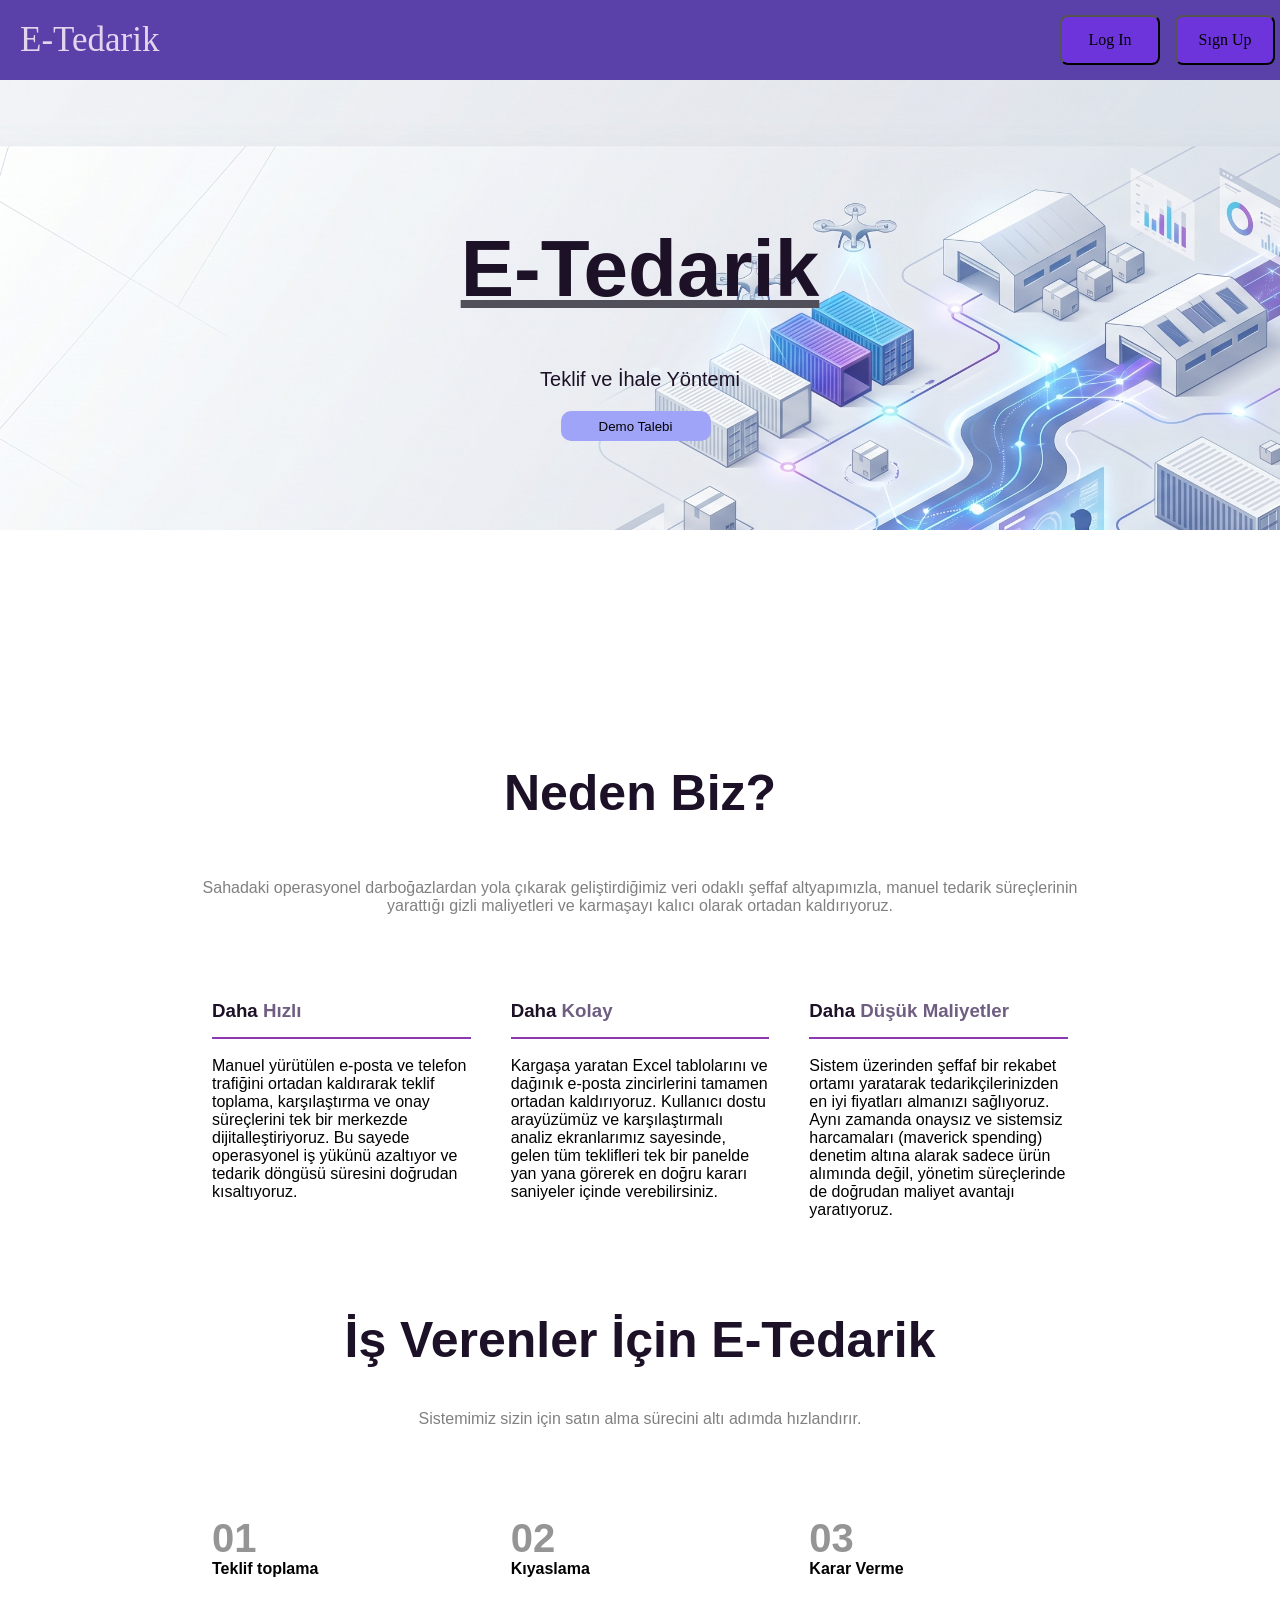
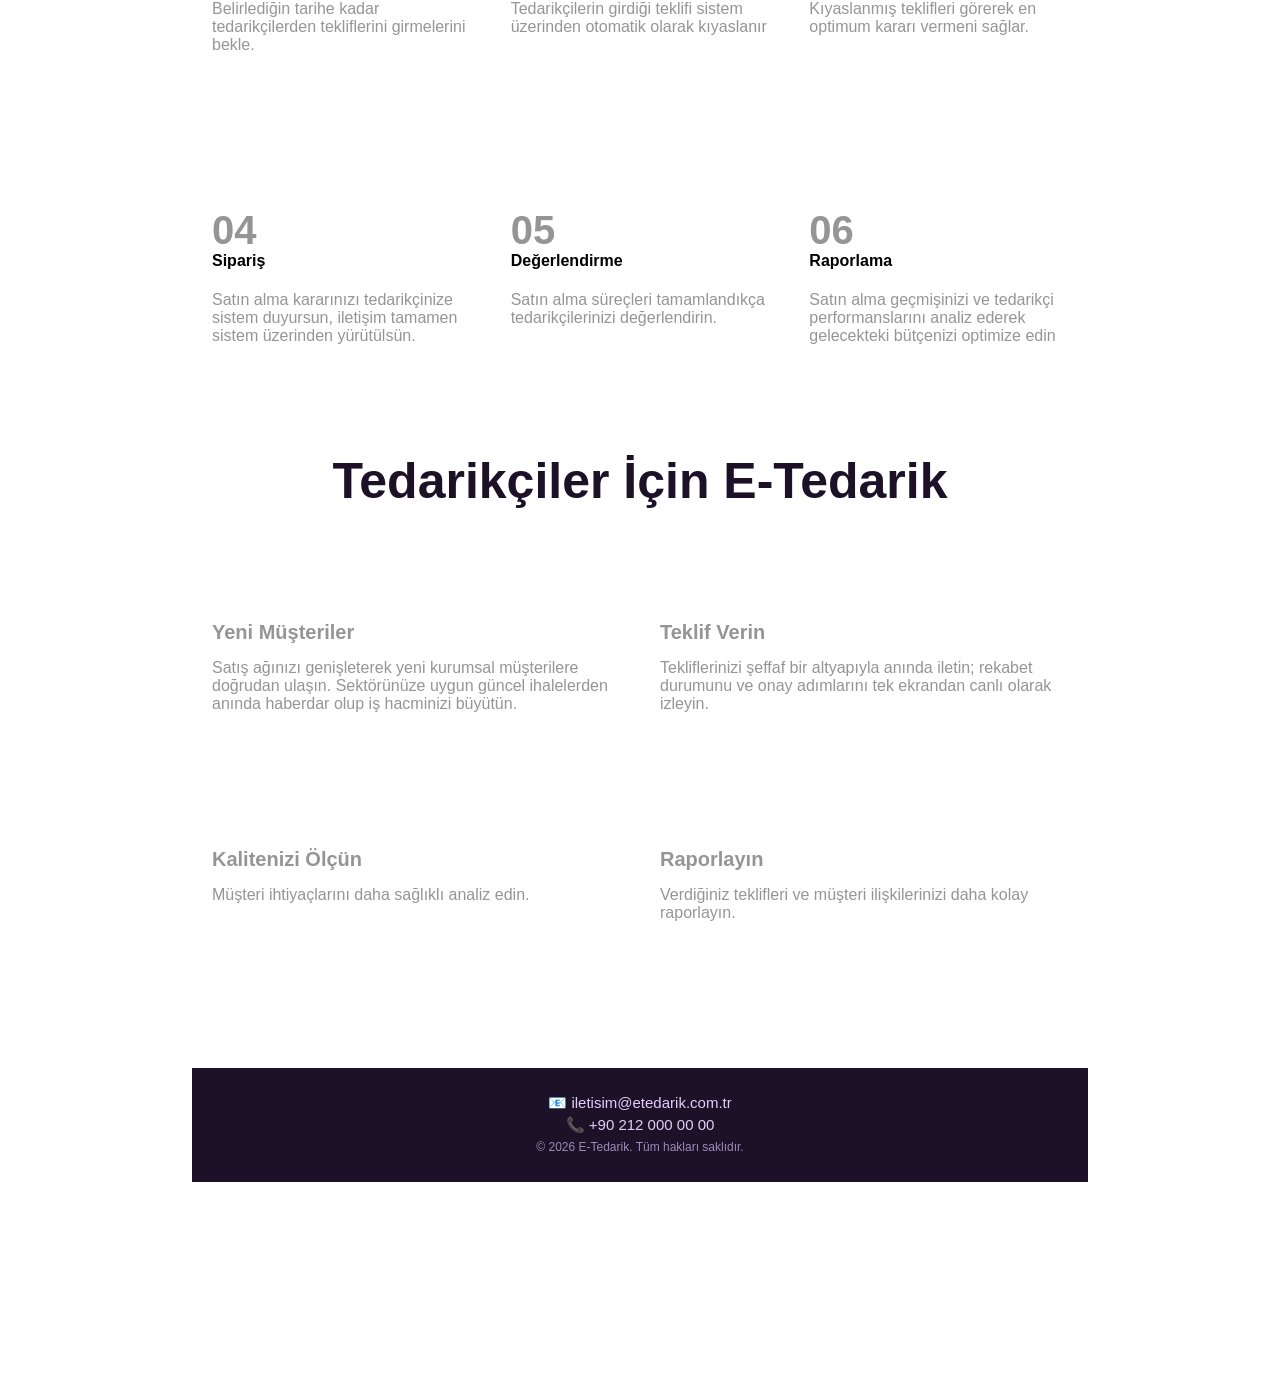
<file: index.html>
<!DOCTYPE html>
<html>
    <head>
        
        <title>project</title>
        <meta charset="utf-8">
        <link rel="stylesheet" href="css/style.css" type="text/css">
        <link rel="">
        <link rel="icon" type="image/png" href="assets/tokalasma.png">
    </head>
    <body>
        <div id="yukleniyor-ekrani" class="loader-kapsayici">
            <div class="spinner"></div>
                <p style="margin-top: 0px; font-size: 18px; font-family: 'Trebuchet MS', Arial, sans-serif;">
                    Giriş sayfasına yönlendiriliyorsunuz...
                </p>
        </div>

        <div id="yukleniyor-ekrani2" class="loader-kapsayici">
            <div class="spinner"></div>
                <p style="margin-top: 0; font-size: 18px; font-family: 'Trebuchet MS', Arial, sans-serif;">Kayıt ekranına yönlendiriliyorsunuz.</p>
        </div>
        <div class="divBaslik">
            <span class="span1Tedarik">E-Tedarik</span>
            <span><button class="sgnButton" id="login" onclick="logBtn(event)">Log In</button></span>
            <span><button class="sgnButton" id="signup" onclick="signBtn(event)">Sıgn Up</button></span>
        </div>
        <div class="hero-alani" id="hero">
            <div class="hero-yazisi">
                <h1 style ="color: #1D1128; text-decoration: underline; text-decoration-color: #514f59;" class="animationBaslik">E-Tedarik</h1>
                <p style="text-align: center; color: #1D1128; font-size: 20px;" class="animationAltBaslik">Teklif ve İhale Yöntemi</p>
                <button class="demo" id="demoButtonn" onclick="demoButton(event)">Demo Talebi</button>
            </div>
        </div>
        <div class="alt-icerik">
            <h2 class="temelBaslik">Neden Biz?</h2>
            <p class="altKisim">Sahadaki operasyonel darboğazlardan yola çıkarak geliştirdiğimiz veri odaklı şeffaf altyapımızla, manuel tedarik süreçlerinin yarattığı gizli maliyetleri ve karmaşayı kalıcı olarak ortadan kaldırıyoruz.</p>
            <!-- Sayfanın geri kalanı buraya gelecek -->
        <div class="container">
            <div class="flex1">
                <h3>Daha <b style="color: #705e82;">Hızlı</b></h3>
                Manuel yürütülen e-posta ve telefon trafiğini ortadan kaldırarak teklif toplama, karşılaştırma ve onay süreçlerini tek bir merkezde dijitalleştiriyoruz. Bu sayede operasyonel iş yükünü azaltıyor ve tedarik döngüsü süresini doğrudan kısaltıyoruz.
            </div>
            <div class="flex2">
                <h3>Daha <b style="color: #705e82;">Kolay</b></h3>
                Kargaşa yaratan Excel tablolarını ve dağınık e-posta zincirlerini tamamen ortadan kaldırıyoruz. Kullanıcı dostu arayüzümüz ve karşılaştırmalı analiz ekranlarımız sayesinde, gelen tüm teklifleri tek bir panelde yan yana görerek en doğru kararı saniyeler içinde verebilirsiniz.
            </div> 
            <div class="flex3">
                <h3>Daha <b style="color: #705e82;">Düşük Maliyetler</b></h3>
                Sistem üzerinden şeffaf bir rekabet ortamı yaratarak tedarikçilerinizden en iyi fiyatları almanızı sağlıyoruz. Aynı zamanda onaysız ve sistemsiz harcamaları (maverick spending) denetim altına alarak sadece ürün alımında değil, yönetim süreçlerinde de doğrudan maliyet avantajı yaratıyoruz.
            </div>
        </div>
        <div>
            <div><h2 class="temelBaslik">İş Verenler İçin E-Tedarik</h2></div>
            <div class="altKisim">Sistemimiz sizin için satın alma sürecini altı adımda hızlandırır.</div>
            <div class="subcontainer1">
                <div class="subflex1">
                    <h3>01</h3>
                    <h4>Teklif toplama</h4>
                    <p style="color: #959595; font-family: 'Lucida Sans', 'Lucida Sans Regular', 'Lucida Grande', 'Lucida Sans Unicode', Geneva, Verdana, sans-serif;">Belirlediğin tarihe kadar tedarikçilerden tekliflerini girmelerini bekle.</p>
                </div>
                <div class="subflex2">
                    <h3>02</h3>
                    <h4>Kıyaslama</h4>
                    <p style="color: #959595; font-family: 'Lucida Sans', 'Lucida Sans Regular', 'Lucida Grande', 'Lucida Sans Unicode', Geneva, Verdana, sans-serif;">Tedarikçilerin girdiği teklifi sistem üzerinden otomatik olarak kıyaslanır</p>

                </div>
                <div class="subflex3">
                    <h3>03</h3>
                    <h4>Karar Verme</h4>
                    <p style="color: #959595; font-family: 'Lucida Sans', 'Lucida Sans Regular', 'Lucida Grande', 'Lucida Sans Unicode', Geneva, Verdana, sans-serif;">Kıyaslanmış teklifleri görerek en optimum kararı vermeni sağlar. </p>

                </div>

            </div>
            <div class="subcontainer2">
                <div class="subflex4">
                    <h3>04</h3>
                    <h4>Sipariş</h4>
                    <p style="color: #959595; font-family: 'Lucida Sans', 'Lucida Sans Regular', 'Lucida Grande', 'Lucida Sans Unicode', Geneva, Verdana, sans-serif;">Satın alma kararınızı tedarikçinize sistem duyursun, iletişim tamamen sistem üzerinden yürütülsün.</p>
                </div>
                <div class="subflex5">
                    <h3>05</h3>
                    <h4>Değerlendirme</h4>
                    <p style="color: #959595; font-family: 'Lucida Sans', 'Lucida Sans Regular', 'Lucida Grande', 'Lucida Sans Unicode', Geneva, Verdana, sans-serif;">Satın alma süreçleri tamamlandıkça tedarikçilerinizi değerlendirin.</p>
                </div>
                <div class="subflex6">
                    <h3>06</h3>
                    <h4>Raporlama</h4>
                    <p style="color: #959595; font-family: 'Lucida Sans', 'Lucida Sans Regular', 'Lucida Grande', 'Lucida Sans Unicode', Geneva, Verdana, sans-serif;">Satın alma geçmişinizi ve tedarikçi performanslarını analiz ederek gelecekteki bütçenizi optimize edin</p>
                </div>
            </div>
        </div>
        <div>
            <h2 class="temelBaslik">Tedarikçiler İçin E-Tedarik</h2>
            <div class="subcontainer3">
                <div class="subflex01">
                    <h3>Yeni Müşteriler</h3>
                    <p style="color: #959595; font-family: 'Lucida Sans', 'Lucida Sans Regular', 'Lucida Grande', 'Lucida Sans Unicode', Geneva, Verdana, sans-serif;">Satış ağınızı genişleterek yeni kurumsal müşterilere doğrudan ulaşın. Sektörünüze uygun güncel ihalelerden anında haberdar olup iş hacminizi büyütün.</p>
                </div>
                <div class="subflex02">
                    <h3>Teklif Verin</h3>
                    <p style="color: #959595; font-family: 'Lucida Sans', 'Lucida Sans Regular', 'Lucida Grande', 'Lucida Sans Unicode', Geneva, Verdana, sans-serif;">Tekliflerinizi şeffaf bir altyapıyla anında iletin; rekabet durumunu ve onay adımlarını tek ekrandan canlı olarak izleyin.</p>
                </div>

            </div>
            <div class="subcontainer3">
                <div class="subflex01">
                    <h3>Kalitenizi Ölçün</h3>
                    <p style="color: #959595; font-family: 'Lucida Sans', 'Lucida Sans Regular', 'Lucida Grande', 'Lucida Sans Unicode', Geneva, Verdana, sans-serif;">Müşteri ihtiyaçlarını daha sağlıklı analiz edin.</p>
                </div>
                <div class="subflex02">
                    <h3>Raporlayın</h3>
                    <p style="color: #959595; font-family: 'Lucida Sans', 'Lucida Sans Regular', 'Lucida Grande', 'Lucida Sans Unicode', Geneva, Verdana, sans-serif;">Verdiğiniz teklifleri ve müşteri ilişkilerinizi daha kolay raporlayın. </p>
                </div>

            </div>
        </div>
        
        
    <div style="background:#1D1128; color:#e5cef8; text-align:center; padding:22px; font-family:'Trebuchet MS', Arial, sans-serif; margin-top:80px; margin-left: 0;">
        <p style="margin:4px 0; font-size:15px;">📧 iletisim@etedarik.com.tr</p>
        <p style="margin:4px 0; font-size:15px;">📞 +90 212 000 00 00</p>
        <p style="margin:6px 0; font-size:12px; color:#9e89b8;">© 2026 E-Tedarik. Tüm hakları saklıdır.</p>
    </div>
    <div id="demoModal" style="display:none; position:fixed; top:0; left:0; width:100vw; height:100vh; background:rgba(0,0,0,0.5); z-index:9999; justify-content:center; align-items:center;">
        <div style="background:#fff; border-radius:12px; padding:32px; width:90%; max-width:420px; position:relative; box-shadow:0 8px 32px rgba(0,0,0,0.2);">
            <button onclick="document.getElementById('demoModal').style.display='none'" style="position:absolute; top:12px; right:16px; background:none; border:none; font-size:22px; cursor:pointer;">✕</button>
            <h2 style="color:#261543; margin-bottom:6px;">Demo Talebi</h2>

            <p style="color:gray; font-size:14px; margin-bottom:18px;">Zaten hesabınız var mı?
                <a href="login.html" style="color:#5941a9;">Giriş yapın</a>
            </p>
            <div style="display:flex; flex-direction:column; gap:12px;">
                <input id="demoAd" type="text" placeholder="Adınız Soyadınız" style="padding:10px; border:1px solid #ddd; border-radius:6px; font-size:14px; outline:none;">
                <input id="demoMail" type="email" placeholder="E-posta adresiniz" style="padding:10px; border:1px solid #ddd; border-radius:6px; font-size:14px; outline:none;">
                <input id="demoFirma" type="text" placeholder="Firma Adı" style="padding:10px; border:1px solid #ddd; border-radius:6px; font-size:14px; outline:none;">
                <button onclick="demoGonder()" style="padding:12px; background:#5941a9; color:#fff; border:none; border-radius:6px; font-size:15px; cursor:pointer;">Demo Talep Gönder</button>
            </div>
            <div id="demoMesaj" style="margin-top:10px; color:green; font-size:13px; display:none;">✅ Talebiniz alındı, en kısa sürede dönüş yapacağız.</div>
        </div>
    </div>
    <style>
        @media (max-width: 768px) {
            .divBaslik { flex-direction: column; gap: 8px; text-align: center; }
            .container { flex-direction: column; }
            .flex1, .flex2, .flex3 { flex: 1; }
            .subcontainer1, .subcontainer2, .subcontainer3 { flex-direction: column; }
            .subflex1,.subflex2,.subflex3,.subflex4,.subflex5,.subflex6 { width: 100%; }
            .subflex01, .subflex02 { width: 100%; }
            .hero-alani { padding: 20px; }
        }
    </style>
    <script src="js/app.js"></script>
    </body>
    
</html>
</file>
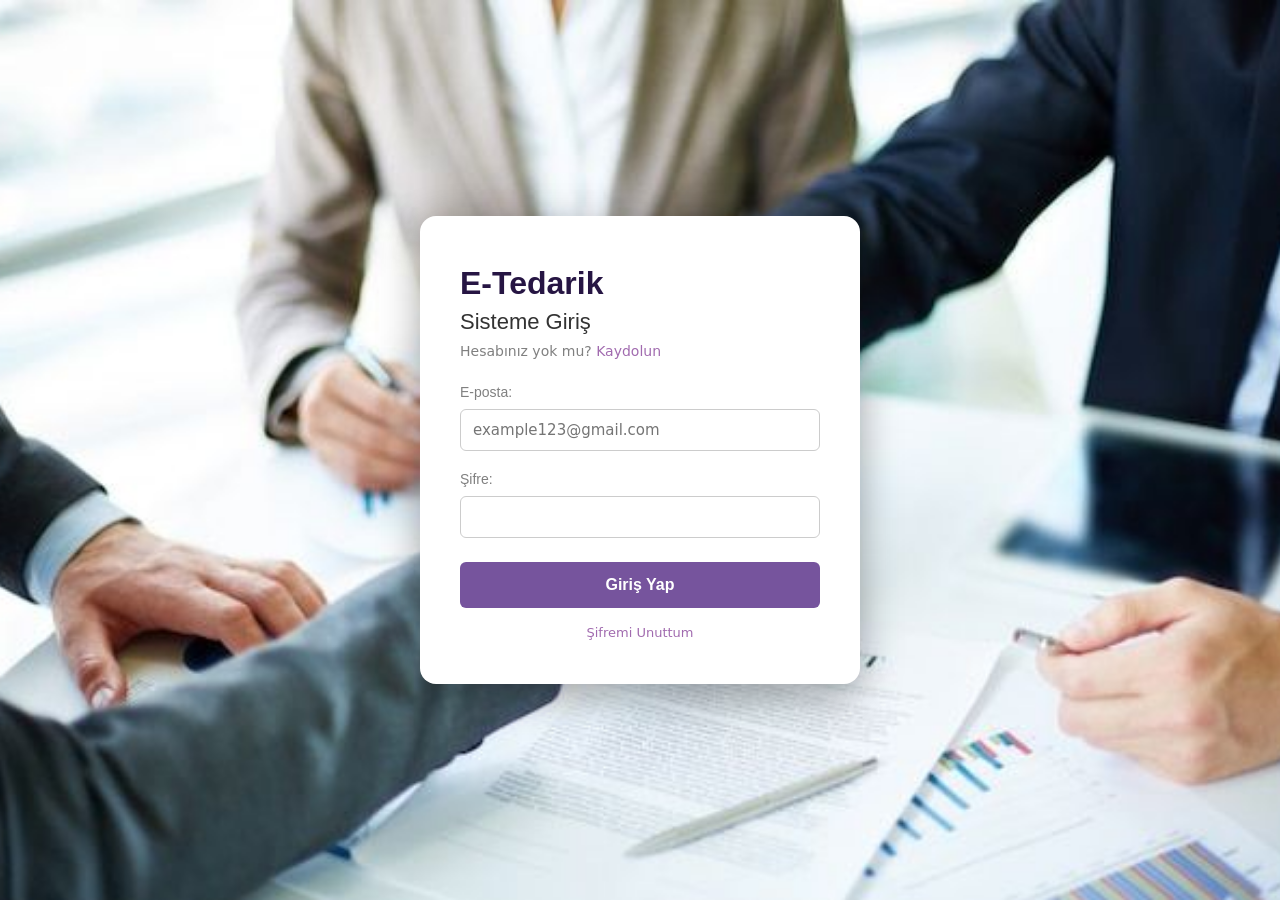
<file: login.html>
<!DOCTYPE html>
<html lang="tr">
    <head>
        <title>E-Tedarik Giriş</title>
        <meta charset="utf-8">
        <meta name="viewport" content="width=device-width, initial-scale=1.0">
        <link rel="icon" type="image/png" href="assets/tokalasma.png">
        <!-- Bootstrap 5 CSS -->
        <link href="https://cdn.jsdelivr.net/npm/bootstrap@5.3.3/dist/css/bootstrap.min.css" rel="stylesheet">
        <link rel="stylesheet" href="css/login.css">
    </head>

    <body>
        <!-- Yükleniyor Ekranı -->
        <div id="yukleniyor-ekrani" class="loader-kapsayici">
            <div class="spinner"></div>
            <p style="margin-top: 20px; font-size: 18px; font-family: 'Trebuchet MS', Arial, sans-serif;">
                Sisteme giriş yapılıyor, lütfen bekleyin...
            </p>
        </div>

        <!-- Beyaz Kart -->
        <div class="login-kart">
            <a class="anaSayfaDonus" href="index.html">
                <h1>E-Tedarik</h1>
            </a>
            <h2>Sisteme Giriş</h2>
            <div class="alt-link">
                Hesabınız yok mu?
                <a href="sign.html">Kaydolun</a>
            </div>

            <!-- Hata / Başarı Mesajı -->
            <div id="mesajAlani"></div>

            <form id="loginFormu">
                <div class="form-grup">
                    <label for="eposta">E-posta:</label>
                    <input class="inputEposta" id="eposta" type="email" placeholder="example123@gmail.com" name="eposta" required>
                </div>
                <div class="form-grup">
                    <label for="sifre">Şifre:</label>
                    <input class="inputŞifre" type="password" id="sifre" name="sifre" required>
                </div>
                <div class="btn-giris-wrapper">
                    <button class="giris" id="giris" type="button">Giriş Yap</button>
                </div>
                <div class="sifre-unut">
                    <a href="#">Şifremi Unuttum</a>
                </div>
            </form>
        </div>

        <!-- Bootstrap 5 JS -->
        <script src="https://cdn.jsdelivr.net/npm/bootstrap@5.3.3/dist/js/bootstrap.bundle.min.js"></script>
        <script src="js/login.js"></script>
    </body>
</html>
</file>
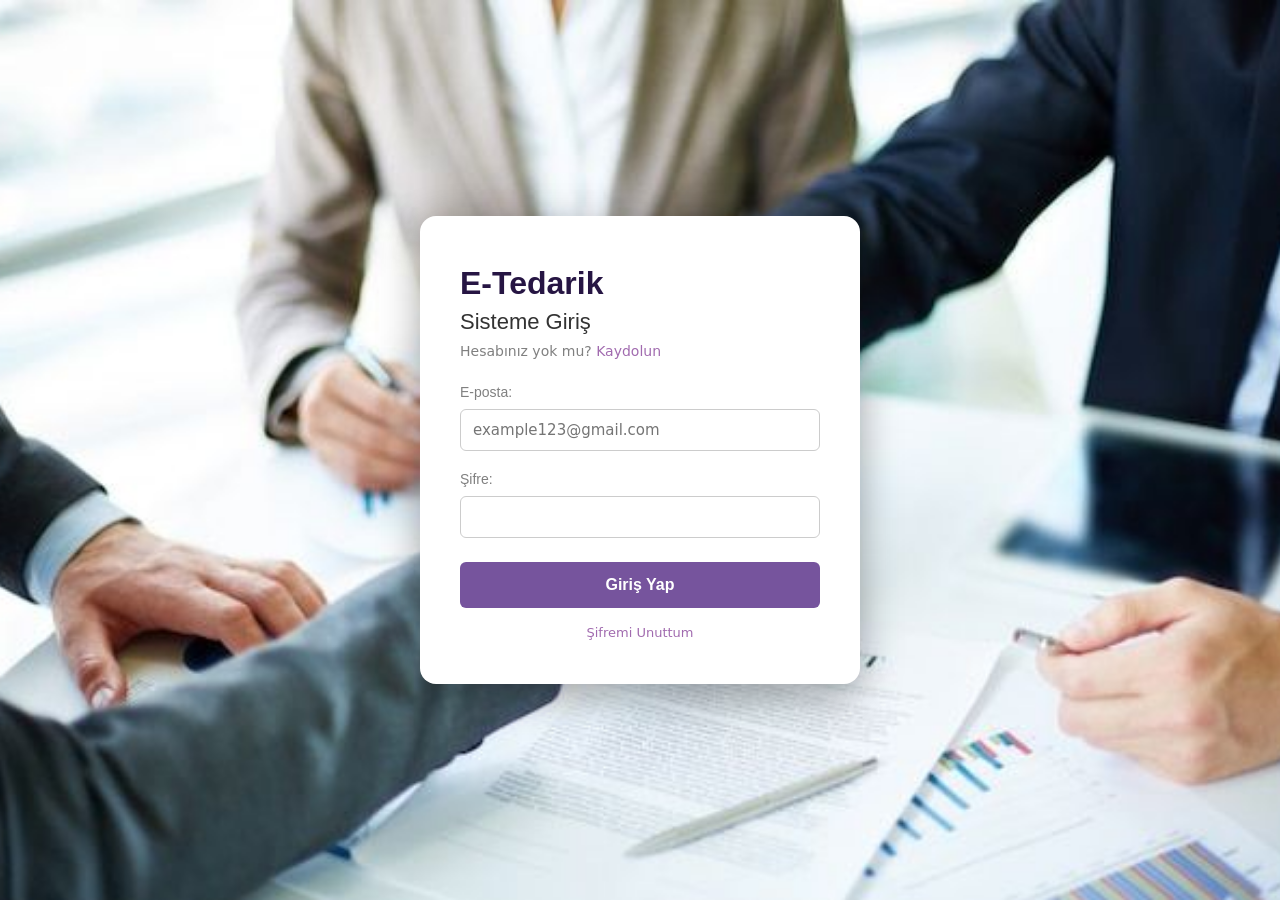
<file: panel.html>
<!DOCTYPE html>
<html lang="tr">
    <head>
        <meta charset="utf-8">
        <meta name="viewport" content="width=device-width, initial-scale=1.0">
        <link href="https://cdn.jsdelivr.net/npm/bootstrap@5.3.3/dist/css/bootstrap.min.css" rel="stylesheet">
        <title>E-Tedarik Paneli</title>
        <link rel="stylesheet" href="css/panel.css">
        <link rel="icon" href="assets/tokalasma.png">
    </head>
    <body>
        <div class="mobil-ust-bar">
            <h1>E-Tedarik</h1>
            <button class="mobil-menu-btn" onclick="menuGoster()">&#9776;</button>
        </div>

        <div class="anaKapsayici">
            <div id="menuOverlay" class="menu-overlay" onclick="menuGoster()"></div>

            <div id="yanMenu" class="sideBar">
                <div class="sideBar-ust">
                    <div class="kullanici-bilgi">
                        <p style="font-size: 24px; font-weight: bold; letter-spacing: 1px; text-transform: uppercase; color: #e5cef8; margin: 0;">HOŞGELDİN <br><span id="kullaniciYeri" style="font-size: 18px;">'isim'</span></p>    
                    </div>
                    <div class="butonlar">
                        <button onclick="window.location.href='panel.html'" class="menuSekmeButonlari" style="background-color: #cab7f4;">Ana Panel</button>
                        <button id="btnTaleplerim" onclick="window.location.href='taleplerim.html'" class="menuSekmeButonlari">Taleplerim</button>
                        <button id="btnTekliflerim" onclick="window.location.href='tekliflerim.html'" class="menuSekmeButonlari">Tekliflerim</button>
                    </div>
                </div>
                <div class="sideBar-alt">
                    <button onclick="window.location.href='index.html'" class="menuSekmeButonlari cikis-btn">Çıkış Yap</button>
                </div>
            </div>

            <div class="icYapi">
                <div class="talep-kutusu">
                    <h2 style="color: #261543; margin-bottom: 15px;">Yeni İhtiyaç Talebi Oluştur</h2>
                    <form class="talep-formu">
                        <input type="text" placeholder="Ürün Adı (Örn: A4 Kağıt)" required>
                        <input type="number" placeholder="Adet" required>
                        <select required>
                            <option value="">Birim Seç</option>
                            <option value="adet">Adet</option>
                            <option value="kg">Kg</option>
                            <option value="litre">Litre</option>
                        </select>
                        <input type="number" placeholder="Hedef Fiyat (TL)" required>
                        <input type="date" required title="Son Teklif Tarihi">
                        <button type="button" class="btn-gonder">Talebi Yayınla</button>
                        <div id="eklenenKalemlerAlani" style="margin-top: 18px;" class="eklenenler"></div>
                    </form>
                </div>

                <div class="liste-kutusu">
                    <h2 style="color: #261543; margin-bottom: 15px;">Piyasadaki Güncel Talepler</h2>
                    <table class="talep-tablosu">
                        <thead>
                            <tr>
                                <th>Firma</th>
                                <th>Ürün</th>
                                <th>Miktar</th>
                                <th>Fiyat</th>
                                <th>Son Tarih</th>
                                <th>İşlem</th>
                            </tr>
                        </thead>
                        <tbody>
                            <tr>
                                <td>ABC Lojistik</td>
                                <td>Koli Bandı</td>
                                <td>500 Adet</td>
                                <td>7.500 TL</td>
                                <td>15.05.2026</td>
                                <td><button class="btn-teklif">Teklif Ver</button></td>
                            </tr>
                            <tr>
                                <td>XYZ Tekstil</td>
                                <td>Makine Yağı</td>
                                <td>50 Litre</td>    
                                <td>3.200 TL</td>
                                <td>18.05.2026</td>
                                <td><button class="btn-teklif">Teklif Ver</button></td>
                            </tr>
                        </tbody>
                    </table>
                </div>
            </div>          
        </div>

        <script src="https://cdn.jsdelivr.net/npm/bootstrap@5.3.3/dist/js/bootstrap.bundle.min.js"></script>
        <script src="js/panel.js"></script>
        <script>
            function menuGoster() {
                document.getElementById('yanMenu').classList.toggle('acik');
                document.getElementById('menuOverlay').classList.toggle('acik');
            }
        </script>
    </body>
</html>
</file>
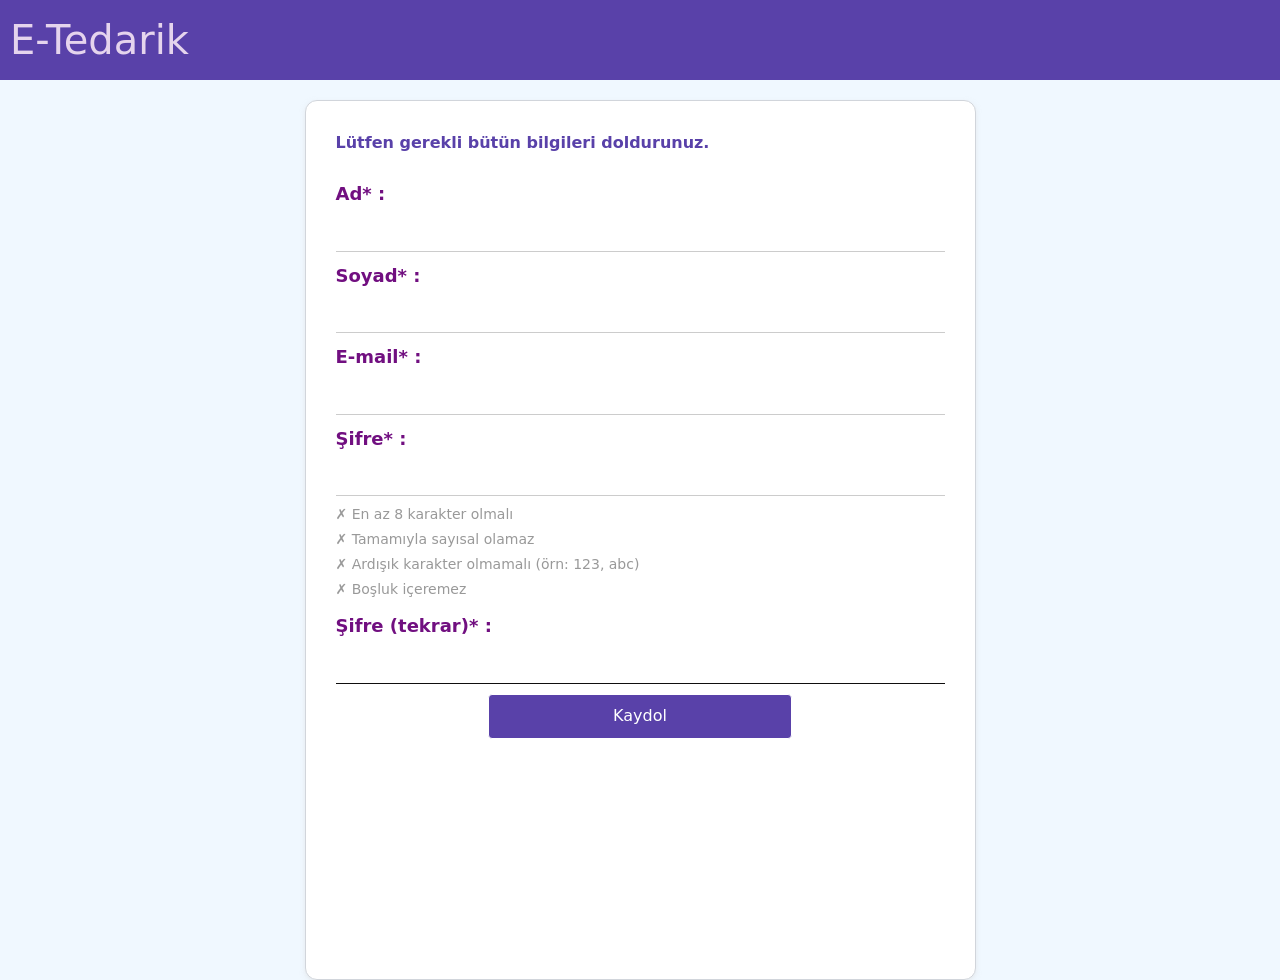
<file: sign.html>
<!DOCTYPE html>
<html>
    <head>
        <meta charset="utf-8">
        <meta name="viewport" content="width=device-width, initial-scale=1.0">
        <!-- Bootstrap 5 CSS -->
        <link href="https://cdn.jsdelivr.net/npm/bootstrap@5.3.3/dist/css/bootstrap.min.css" rel="stylesheet">
        <title>Kayıt</title>
        <link rel="icon" type="image/png" href="assets/tokalasma.png">
        <link rel="stylesheet" href="css/sign.css">
    </head>

    <body>
        <header>
            <a href="index.html" class="anaSayfa">E-Tedarik</a>
        </header>
            
        <div class="main">
            <!-- Sol boşluk -->
            <div class="flex1"></div>
            
            <!-- Orta Form Alanı -->
            <div class="flex2">
                <div style="margin-bottom: 15px; font-weight: bold; color: #5941a9;">
                    Lütfen gerekli bütün bilgileri doldurunuz. 
                </div>
                <form id="kayitFormu" action="php/sign.php" method="POST">
                    <div class="isimGrubu">
                        <label>Ad* :</label>      
                        <input type="text" id="signAd" name="ad" required>
                    </div>
                    <div class="soyadGrubu">
                        <label>Soyad* :</label>
                        <input type="text" id="signSoyad" name="soyad" required>
                    </div>
                    <div class="mailGrubu">
                        <label>E-mail* :</label>
                        <input type="email" id="signMail" name="eposta" required>
                    </div>
                    <div class="şifreGrubu">
                        <label>Şifre* :</label>
                        <input type="password" id="signSifre" name="sifre" required>
                    </div>
                    <div class="sifre-geri-bildirim" id="sifreGeriBildirim">
                        <div class="kural" id="kural-uzunluk">✗ En az 8 karakter olmalı</div>
                        <div class="kural" id="kural-sayi">✗ Tamamıyla sayısal olamaz</div>
                        <div class="kural" id="kural-ardisik">✗ Ardışık karakter olmamalı (örn: 123, abc)</div>
                        <div class="kural" id="kural-bosluk">✗ Boşluk içeremez</div>
                    </div>
                    <div class="şifreGrubu2">
                        <label>Şifre (tekrar)* :</label>
                        <input type="password" id="signSifre2" required>
                    </div>
                    <div class="kayitGrubu">
                        <button id="kayitBtn">Kaydol</button>
                    </div>
                </form>
            </div> <!-- flex2 kutusu burada düzgünce kapandı -->

            <!-- Sağ boşluk -->
            <div class="flex3"></div>

        </div>
    <!-- Bootstrap 5 JS -->
    <script src="https://cdn.jsdelivr.net/npm/bootstrap@5.3.3/dist/js/bootstrap.bundle.min.js"></script>
    <script src="js/sign.js"></script>
    </body>
</html>
</file>
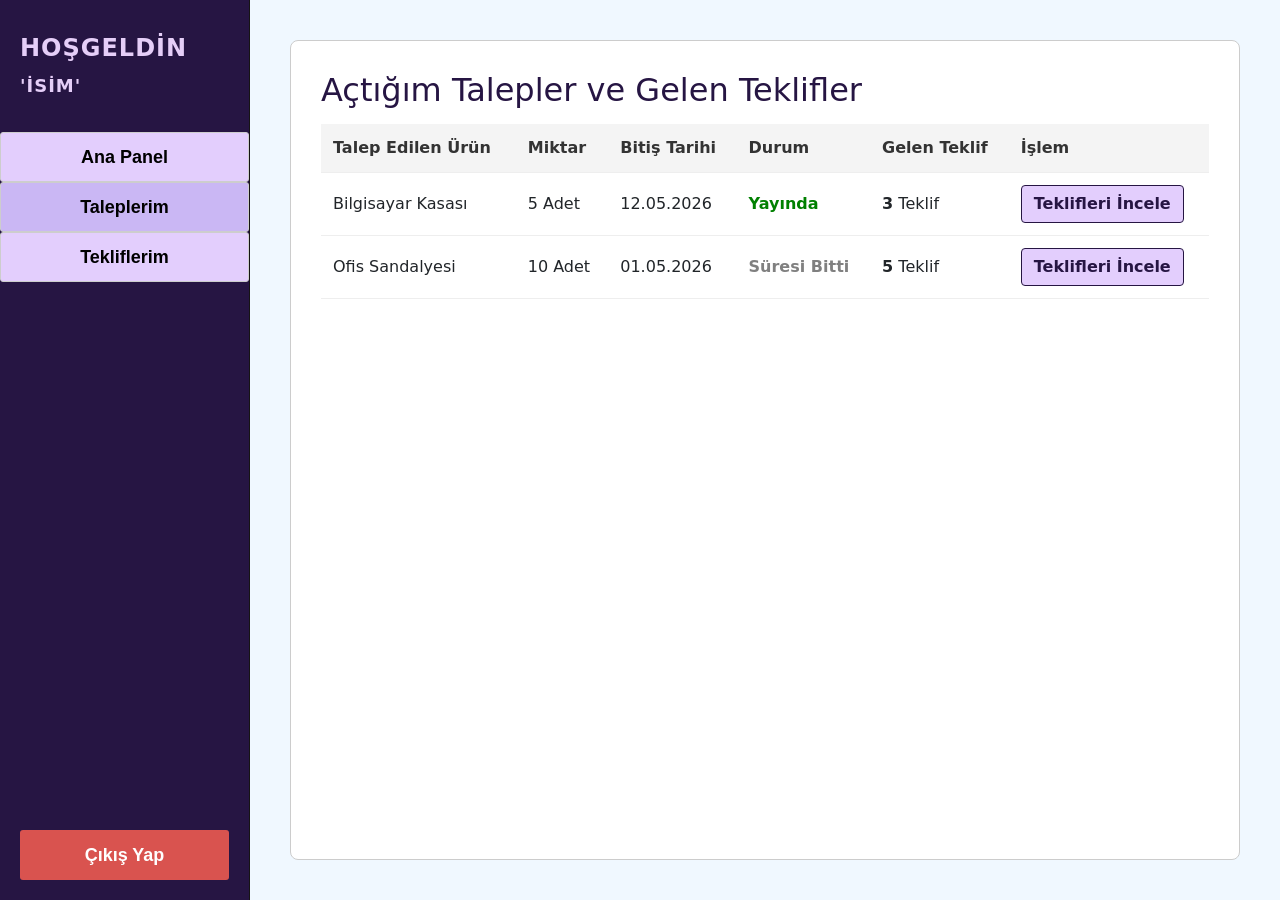
<file: taleplerim.html>
<!DOCTYPE html>
<html lang="tr">
    <head>
        <meta charset="utf-8">
        <meta name="viewport" content="width=device-width, initial-scale=1.0">
        <link href="https://cdn.jsdelivr.net/npm/bootstrap@5.3.3/dist/css/bootstrap.min.css" rel="stylesheet">
        <title>Taleplerim - E-Tedarik</title>
        <link rel="stylesheet" href="css/panel.css">
        <link rel="icon" href="assets/tokalasma.png">
    </head>
    <body>
        <div class="mobil-ust-bar">
            <h1>E-Tedarik</h1>
            <button class="mobil-menu-btn" onclick="menuGoster()">&#9776;</button>
        </div>

        <div class="anaKapsayici">
            <div id="menuOverlay" class="menu-overlay" onclick="menuGoster()"></div>

            <div id="yanMenu" class="sideBar">
                <div class="sideBar-ust">
                    <div class="kullanici-bilgi">
                        <p style="font-size: 24px; font-weight: bold; letter-spacing: 1px; text-transform: uppercase; color: #e5cef8; margin: 0;">HOŞGELDİN <br><span id="kullaniciYeri" style="font-size: 18px;">'isim'</span></p>    
                    </div>
                    <div class="butonlar">
                        <button onclick="window.location.href='panel.html'" class="menuSekmeButonlari">Ana Panel</button>
                        <button onclick="window.location.href='taleplerim.html'" class="menuSekmeButonlari" style="background-color: #cab7f4;">Taleplerim</button>
                        <button onclick="window.location.href='tekliflerim.html'" class="menuSekmeButonlari">Tekliflerim</button>
                    </div>
                </div>
                <div class="sideBar-alt">
                    <button onclick="window.location.href='index.html'" class="menuSekmeButonlari cikis-btn">Çıkış Yap</button>
                </div>
            </div>

            <div class="icYapi">
                <div class="liste-kutusu">
                    <h2 style="color: #261543; margin-bottom: 15px;">Açtığım Talepler ve Gelen Teklifler</h2>
                    <table class="talep-tablosu">
                        <thead>
                            <tr>
                                <th>Talep Edilen Ürün</th>
                                <th>Miktar</th>
                                <th>Bitiş Tarihi</th>
                                <th>Durum</th>
                                <th>Gelen Teklif</th>
                                <th>İşlem</th>
                            </tr>
                        </thead>
                        <tbody>
                            <tr>
                                <td>Bilgisayar Kasası</td>
                                <td>5 Adet</td>
                                <td>12.05.2026</td>
                                <td><span class="durum aktif">Yayında</span></td>
                                <td><strong>3</strong> Teklif</td>
                                <td><button class="btn-teklif" onclick="modalAc('Bilgisayar Kasası', 0)">Teklifleri İncele</button></td>
                            </tr>
                            <tr>
                                <td>Ofis Sandalyesi</td>
                                <td>10 Adet</td>
                                <td>01.05.2026</td>
                                <td><span class="durum kapali">Süresi Bitti</span></td>
                                <td><strong>5</strong> Teklif</td>
                                <td><button class="btn-teklif" onclick="modalAc('Ofis Sandalyesi', 1)">Teklifleri İncele</button></td>
                            </tr>
                            <tr id="dinamikTalepPlaceholder" style="display:none;"></tr>
                        </tbody>
                    </table>
                </div>
            </div>          
        </div>

        <div id="teklifModal" style="display:none; position:fixed; top:0; left:0; width:100vw; height:100vh; background:rgba(0,0,0,0.5); z-index:9999; justify-content:center; align-items:center;">
            <div style="background:#fff; border-radius:12px; padding:28px; width:92%; max-width:560px; position:relative; max-height:85vh; overflow-y:auto;">
                <button onclick="modalKapat()" style="position:absolute; top:12px; right:16px; background:none; border:none; font-size:22px; cursor:pointer;">✕</button>
                <h3 id="modalBaslik" style="color:#261543; margin-bottom:16px;"></h3>
                <table style="width:100%; border-collapse:collapse; font-size:14px;">
                    <thead>
                        <tr style="background:#f3eeff;">
                            <th style="padding:8px; text-align:left;">Firma</th>
                            <th style="padding:8px; text-align:left;">Fiyat</th>
                            <th style="padding:8px; text-align:left;">Tarih</th>
                            <th style="padding:8px; text-align:left;">Durum</th>
                            <th style="padding:8px; text-align:left;">İşlem</th>
                        </tr>
                    </thead>
                    <tbody id="modalTeklifler"></tbody>
                </table>
            </div>
        </div>

        <script src="https://cdn.jsdelivr.net/npm/bootstrap@5.3.3/dist/js/bootstrap.bundle.min.js"></script>
        <script src="js/taleplerim.js"></script>
        <script>
            function menuGoster() {
                document.getElementById('yanMenu').classList.toggle('acik');
                document.getElementById('menuOverlay').classList.toggle('acik');
            }
        </script>
    </body>
</html>
</file>
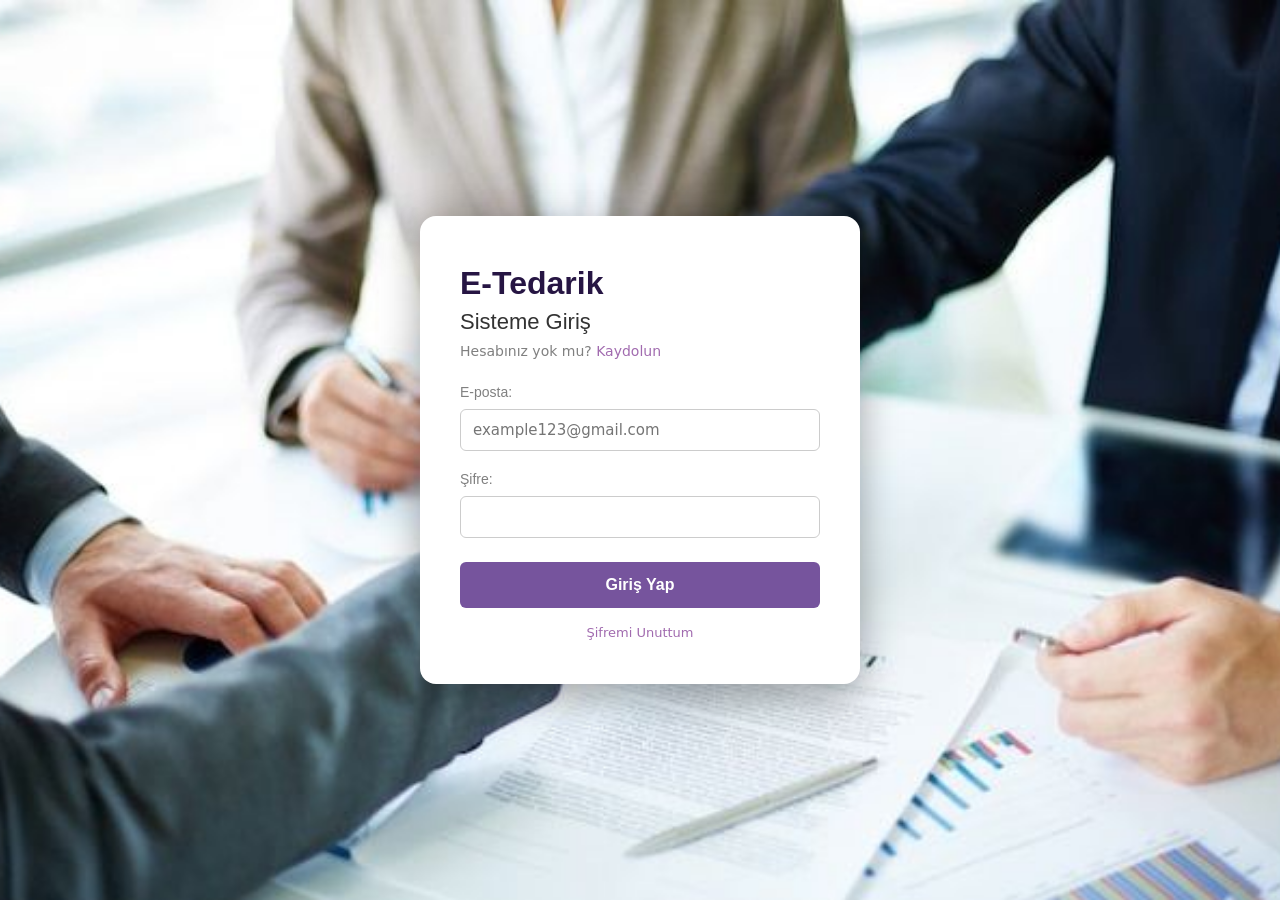
<file: tekliflerim.html>
<!DOCTYPE html>
<html lang="tr">
    <head>
        <meta charset="utf-8">
        <meta name="viewport" content="width=device-width, initial-scale=1.0">
        <link href="https://cdn.jsdelivr.net/npm/bootstrap@5.3.3/dist/css/bootstrap.min.css" rel="stylesheet">
        <title>Tekliflerim - E-Tedarik</title>
        <link rel="stylesheet" href="css/panel.css">
        <link rel="icon" href="assets/tokalasma.png">
    </head>
    <body>
        <div class="mobil-ust-bar">
            <h1>E-Tedarik</h1>
            <button class="mobil-menu-btn" onclick="menuGoster()">&#9776;</button>
        </div>

        <div class="anaKapsayici">
            <div id="menuOverlay" class="menu-overlay" onclick="menuGoster()"></div>

            <div id="yanMenu" class="sideBar">
                <div class="sideBar-ust">
                    <div class="kullanici-bilgi">
                        <p style="font-size: 24px; font-weight: bold; letter-spacing: 1px; text-transform: uppercase; color: #e5cef8; margin: 0;">HOŞGELDİN <br><span id="kullaniciYeri" style="font-size: 18px;">'isim'</span></p>
                    </div>
                    <div class="butonlar">
                        <button onclick="window.location.href='panel.html'" class="menuSekmeButonlari">Ana Panel</button>
                        <button onclick="window.location.href='taleplerim.html'" class="menuSekmeButonlari">Taleplerim</button>
                        <button onclick="window.location.href='tekliflerim.html'" class="menuSekmeButonlari" style="background-color: #cab7f4;">Tekliflerim</button>
                    </div>
                </div>
                <div class="sideBar-alt">
                    <button onclick="window.location.href='index.html'" class="menuSekmeButonlari cikis-btn">Çıkış Yap</button>
                </div>
            </div>

            <div class="icYapi">
                <div class="liste-kutusu">
                    <h2 style="color: #261543; margin-bottom: 15px;">Yaptığım Teklifler</h2>
                    <table class="talep-tablosu">
                        <thead>
                            <tr>
                                <th>İlgili İhale / Firma</th>
                                <th>Teklif Ettiğim Ürün</th>
                                <th>Verdiğim Fiyat</th>
                                <th>Tarih</th>
                                <th>Durum</th>
                            </tr>
                        </thead>
                        <tbody>
                            <tr>
                                <td>Global A.Ş.</td>
                                <td>A4 Kağıt (100 Koli)</td>
                                <td>12.500 TL</td>
                                <td>02.05.2026</td>
                                <td><span class="beklemede">Değerlendiriliyor</span></td>
                            </tr>
                            <tr>
                                <td>Beta İnşaat</td>
                                <td>Çelik Vida (50 Kg)</td>
                                <td>3.200 TL</td>
                                <td>28.04.2026</td>
                                <td><span class="onaylandi">Kabul Edildi</span></td>
                            </tr>
                            <tr>
                                <td>Omega Yazılım</td>
                                <td>Sunucu Kabini (2 Adet)</td>
                                <td>18.000 TL</td>
                                <td>25.04.2026</td>
                                <td><span class="reddedildi">Reddedildi</span></td>
                            </tr>
                        </tbody>
                    </table>
                </div>
            </div>          
        </div>

        <script src="https://cdn.jsdelivr.net/npm/bootstrap@5.3.3/dist/js/bootstrap.bundle.min.js"></script>
        <script src="js/panel.js"></script>
        <script>
            function menuGoster() {
                document.getElementById('yanMenu').classList.toggle('acik');
                document.getElementById('menuOverlay').classList.toggle('acik');
            }
        </script>
    </body>
</html>
</file>
<file: css/style.css>
body{
    background-color: #ffffff;
    margin: 0;
    font-family: Arial, sans-serif;
}
.baslik{
    color: #1d1128
}

.span1Tedarik{
    font-family: 'Times New Roman', Times, serif;
    color:#e5d4ed;
    padding: 20px;
    margin-right: auto;
    font-size: 35px;

    
    
}
.animationBaslik{
    animation: usttenDus 0.8s cubic-bezier(0.25, 0.46, 0.45, 0.94) forwards;
}
@keyframes usttenDus {
    0% { opacity: 0; transform: translateY(-50px); }
    100% { opacity: 1; transform: translateY(0); }
}

.divBaslik{
    height: 80px;
    background-color: #5941a9;
    display: flex;
    gap: 10px;
    justify-content: flex-end;
    
    
}

.sgnButton{
    height: 50px;
    width: 100px;
    margin-top: 15px;
    justify-content: flex-end;
    margin-right: 5px;
    font-family: fantasy;
    font-size: 16px;
    background-color: #6e34db;
    
    border-radius: 8px;
    cursor: pointer;


    transition: all 0.3s ease;
}

.sgnButton:hover {
    width: 110px;
    height: 55px;
    background-color: #e5d4ed ;

    transition: width 2s, height 2s, background-color 1s;
}
.hero-alani {
  width: 100%;
  height: 450px; 
  
  
  background-image: url('../assets/tedarik.png'); 
  background-size: cover; 
  background-position: center; 
  
  
  background-attachment: fixed; 
  
  
  display: flex;
  justify-content: center;
  align-items: center;
}
.hero-yazisi {
  color: white;
  font-size: 40px;
  
  padding: 20px 40px;
  
}

.alt-icerik {
  background-color: white; 
  min-height: 1000px; 
  padding: 50px;
  position: relative;
  z-index: 10; 
}
.animationAltBaslik{
    
    opacity: 0; 
    animation: asagidanYukari 0.8s cubic-bezier(0.25, 0.46, 0.45, 0.94) forwards;
    animation-delay: 0.3s;
}

.demo{
    display: flex;
    justify-content: center;
    align-items: center;
    width: 150px;
    height: 30px;
    border-radius: 10px;
    border: none;
    background-color: #a0a4f9;
    cursor: pointer;
    margin-left: 100px;


    
    opacity: 0;
    animation: asagidanYukari 0.8s cubic-bezier(0.25, 0.46, 0.45, 0.94) forwards;
    animation-delay: 0.6s;
}
@keyframes asagidanYukari {
    0% {
        opacity: 0;
        transform: translateY(25px); 
    }
    100% {
        opacity: 1;
        transform: translateY(0); 
    }
}
.demo:hover{
    background-color: #5941a9;
    transition: background-color 0.7s;
}



.alt-icerik{
    display: flex;
    flex-direction: column;
    padding: 15%;
    text-align: center;

}

.temelBaslik{
    font-family: 'Segoe UI', Tahoma, Geneva, Verdana, sans-serif;
    font-size: 50px;
    color: #1d1128;
}
.altKisim{
    font-family: 'Segoe UI', Tahoma, Geneva, Verdana, sans-serif;
    color: gray;
}

.container {
    display: flex;
    justify-content: center;
    gap: 40px; 
    max-width: 1200px; 
    padding: 50px 20px;
}
.flex1, .flex2, .flex3 {
    flex: 1; 
    text-align: left; 
            
  
    word-wrap: break-word; 
    overflow-wrap: break-word;
}

  
.flex1 h3, .flex2 h3, .flex3 h3 {
    border-bottom: 2px solid #8b38b2; 
    padding-bottom: 15px; 
    color: #1d1128; 
}

.flex1 p, .flex2 p, .flex3 p {
    color: #666;
    line-height: 1.7; 
    font-size: 15px;
}

.flex1 {
    animation: soldanGiris 1s ease-out both;
    animation-timeline: view();
    animation-range: entry 10% cover 30%;
}

.flex2 {
    animation: asagidanGiris 1s ease-out both;
    animation-timeline: view();
    animation-range: entry 10% cover 30%;
}

.flex3 {
    animation: sagdanGiris 1s ease-out both;
    animation-timeline: view();
    animation-range: entry 10% cover 30%;
}

        
@keyframes soldanGiris {
    from { opacity: 0; transform: translateX(-100px); }
    to { opacity: 1; transform: translateX(0); }
}
        
@keyframes asagidanGiris {
    from { opacity: 0; transform: translateY(50px); }
    to { opacity: 1; transform: translateY(0); }
}

@keyframes sagdanGiris {
    from { opacity: 0; transform: translateX(100px); }
    to { opacity: 1; transform: translateX(0); }
}

.subcontainer1{
    display: flex;
    justify-content: center;
    gap: 40px; 
    max-width: 1200px; 
    padding: 50px 20px;

}

.subflex1, .subflex2, .subflex3 {
    flex: 1; 
    text-align: left; 
            
  
    word-wrap: break-word; 
    overflow-wrap: break-word;
}
.subflex1 h3, .subflex2 h3, .subflex3 h3 {
    font-size: 40px;
    line-height: 1;
    margin-bottom: 1px;
    padding-bottom: 1px;
    font-family:Impact, Haettenschweiler, 'Arial Narrow Bold', sans-serif;  
    color: #959595; 
}
.subflex1 h4, .subflex2 h4, .subflex3 h4 {
    font-family: 'Trebuchet MS', 'Lucida Sans Unicode', 'Lucida Grande', 'Lucida Sans', Arial, sans-serif;
    margin-top: 0px;
}
.subflex1 {
    animation: soldanGiris 1s ease-out both;
    animation-timeline: view();
    animation-range: entry 10% cover 30%;
}

.subflex2 {
    animation: asagidanGiris 1s ease-out both;
    animation-timeline: view();
    animation-range: entry 10% cover 30%;
}

.subflex3 {
    animation: sagdanGiris 1s ease-out both;
    animation-timeline: view();
    animation-range: entry 10% cover 30%;
}




.subcontainer2{
    display: flex;
    justify-content: center;
    gap: 40px; 
    max-width: 1200px; 
    padding: 50px 20px;
    margin-top: 0px;
}

.subflex4, .subflex5, .subflex6 {
    flex: 1; 
    text-align: left; 
            
  
    word-wrap: break-word; 
    overflow-wrap: break-word;
}
.subflex4 h3, .subflex5 h3, .subflex6 h3 {
    font-size: 40px;
    line-height: 1;
    margin-bottom: 1px;
    padding-bottom: 1px;
    font-family:Impact, Haettenschweiler, 'Arial Narrow Bold', sans-serif;  
    color: #959595; 
}
.subflex4 h4, .subflex5 h4, .subflex6 h4 {
    font-family: 'Trebuchet MS', 'Lucida Sans Unicode', 'Lucida Grande', 'Lucida Sans', Arial, sans-serif;
    margin-top: 0px;
}
.subflex4 {
    animation: soldanGiris 1s ease-out both;
    animation-timeline: view();
    animation-range: entry 10% cover 30%;
}

.subflex5 {
    animation: asagidanGiris 1s ease-out both;
    animation-timeline: view();
    animation-range: entry 10% cover 30%;
}

.subflex6 {
    animation: sagdanGiris 1s ease-out both;
    animation-timeline: view();
    animation-range: entry 10% cover 30%;
}







.subcontainer3{
    display: flex;
    justify-content: center;
    gap: 40px; 
    max-width: 1200px; 
    padding: 50px 20px;
    margin-top: 0px;
}

.subflex01, .subflex02 {
    flex: 1; 
    text-align: left; 
            
  
    word-wrap: break-word; 
    overflow-wrap: break-word;
}
.subflex01 h3, .subflex02 h3 {
    font-size: 20px;
    line-height: 1;
    margin-bottom: 1px;
    padding-bottom: 1px;
    font-family:Impact, Haettenschweiler, 'Arial Narrow Bold', sans-serif;  
    color: #959595; 
}
.subflex01 {
    animation: soldanGiris 1s ease-out both;
    animation-timeline: view();
    animation-range: entry 10% cover 30%;
}

.subflex02 {
    animation: sagdanGiris 1s ease-out both;
    animation-timeline: view();
    animation-range: entry 10% cover 30%;
}



.loader-kapsayici {
    display: none; 
    position: fixed; 
    top: 0; left: 0; width: 100%; height: 100%;
    background-color: #261543; color: white;
    z-index: 9999; 
    flex-direction: column; justify-content: center; align-items: center;
}
.spinner {
    width: 60px; height: 60px;
    border: 6px solid #e3cefd; border-top: 6px solid transparent; 
    border-radius: 50%;
    animation: don 1s linear infinite;
}
@keyframes don { 0% { transform: rotate(0deg); } 100% { transform: rotate(360deg); } }





@media (max-width: 768px) {
    .hero-alani {
        background-attachment: scroll;
        background-position: top center;
        height: 300px;
    }
    .demo {
        margin-left: 0;
        margin: 0 auto;
    }
    .alt-icerik {
        padding: 8%;
    }
    .temelBaslik {
        font-size: 32px;
    }
    .container,
    .subcontainer1,
    .subcontainer2,
    .subcontainer3 {
        flex-direction: column;
        gap: 20px;
        padding: 20px 10px;
    }
    .subflex1, .subflex2, .subflex3,
    .subflex4, .subflex5, .subflex6,
    .subflex01, .subflex02 {
        width: 100%;
    }
    .divBaslik {
        justify-content: center;
        flex-wrap: wrap;
        height: auto;
        padding: 8px 0;
    }
    .span1Tedarik {
        width: 100%;
        text-align: center;
        padding: 10px;
    }
}
</file>
<file: css/login.css>
*, *::before, *::after {
    box-sizing: border-box;
}

body {
    margin: 0;
    padding: 0;
    min-height: 100vh;
    /* Arka plan resmi tam ekran */
    background-image: url('../assets/login1.jpg');
    background-size: cover;
    background-position: center center;
    background-repeat: no-repeat;
    background-attachment: fixed;
    /* İçeriği dikeyde ortala */
    display: flex;
    justify-content: center;
    align-items: center;
}


.login-kart {
    background-color: #ffffff;
    border-radius: 16px;
    box-shadow: 0 12px 40px rgba(0, 0, 0, 0.35);
    padding: 48px 40px 40px 40px;
    width: 100%;
    max-width: 440px;
    position: relative;
    z-index: 2;
}


.anaSayfaDonus {
    color: #1d1128;
    text-decoration: none;
    display: block;
    margin-bottom: 4px;
}
.anaSayfaDonus:hover {
    color: #5941a9;
    transition: color 0.4s;
}
.anaSayfaDonus h1 {
    margin: 0 0 6px 0;
    font-size: 32px;
    font-family: 'Trebuchet MS', Arial, sans-serif;
    font-weight: 700;
    color: #261543;
}
.login-kart h2 {
    margin: 0 0 6px 0;
    font-size: 22px;
    color: #333;
    font-family: 'Segoe UI', Arial, sans-serif;
}
.login-kart .alt-link {
    color: gray;
    font-size: 14px;
    margin-bottom: 20px;
}
.login-kart .alt-link a {
    color: #a16baf;
    text-decoration: none;
}
.login-kart .alt-link a:hover {
    text-decoration: underline;
}


.form-grup {
    margin-top: 18px;
    display: flex;
    flex-direction: column;
}
.form-grup label {
    color: gray;
    font-size: 14px;
    margin-bottom: 6px;
    font-family: 'Segoe UI', Arial, sans-serif;
}
.inputEposta,
.inputŞifre {
    width: 100%;
    height: 42px;
    padding: 0 12px;
    border: 1.5px solid #ccc;
    border-radius: 6px;
    font-size: 15px;
    outline: none;
    transition: border-color 0.3s ease;
    background-color: #fff;
}
.inputEposta:focus,
.inputŞifre:focus {
    border: 2px solid #8b6ba3;
}

/* ===== GİRİŞ BUTONU ===== */
.btn-giris-wrapper {
    margin-top: 24px;
}
.giris {
    width: 100%;
    height: 46px;
    border-radius: 6px;
    border: none;
    background-color: #76549d;
    color: white;
    font-size: 16px;
    font-weight: 600;
    cursor: pointer;
    transition: background-color 0.3s ease;
    font-family: 'Segoe UI', Arial, sans-serif;
}
.giris:hover {
    background-color: #9677c5;
}


.sifre-unut {
    margin-top: 12px;
    text-align: center;
}
.sifre-unut a {
    color: #a16baf;
    font-size: 13px;
    text-decoration: none;
}
.sifre-unut a:hover {
    text-decoration: underline;
}


.loader-kapsayici {
    display: none;
    position: fixed;
    top: 0; left: 0;
    width: 100%; height: 100%;
    background-color: #261543;
    color: white;
    z-index: 9999;
    flex-direction: column;
    justify-content: center;
    align-items: center;
}
.spinner {
    width: 60px; height: 60px;
    border: 6px solid #e3cefd;
    border-top: 6px solid transparent;
    border-radius: 50%;
    animation: don 1s linear infinite;
}
@keyframes don {
    0% { transform: rotate(0deg); }
    100% { transform: rotate(360deg); }
}

/* ===== RESPONSIVE ===== */
@media (max-width: 500px) {
    body {
        background-attachment: scroll;
        align-items: center; 
        padding: 20px; 
    }
    .login-kart {
        border-radius: 16px; 
        padding: 36px 24px;
        max-width: 100%;
        margin-top: 0; 
    }
}
@media (min-width: 501px) and (max-width: 768px) {
    .login-kart {
        max-width: 90%;
        padding: 40px 28px;
    }
}
</file>
<file: css/panel.css>
* {
    margin: 0;
    padding: 0;
    box-sizing: border-box;
}
body {
    display: flex;
    flex-direction: column;
    background-color: aliceblue;
    height: 100vh;
    overflow: hidden;
}
.mobil-ust-bar {
    display: none;
    background-color: #261543;
    color: white;
    padding: 15px 20px;
    align-items: center;
    justify-content: space-between;
    box-shadow: 0 2px 5px rgba(0,0,0,0.2);
    z-index: 1001;
}
.mobil-ust-bar h1 {
    font-size: 20px;
    margin: 0;
}
.mobil-menu-btn {
    background: none;
    border: none;
    color: white;
    font-size: 28px;
    cursor: pointer;
}
.anaKapsayici {
    display: flex;
    height: 100%;
    overflow: hidden;
}
.sideBar {
    width: 250px;
    height: 100%;
    display: flex;
    flex-direction: column;
    justify-content: space-between;
    border-right: 1.5px solid #161414;
    background-color: #261543;
    flex-shrink: 0;
    z-index: 1000;
    transition: left 0.3s ease;
}
.sideBar-ust {
    display: flex;
    flex-direction: column;
}
.kullanici-bilgi {
    padding: 30px 20px;
}
.butonlar {
    display: flex;
    flex-direction: column;
}
.sideBar-alt {
    padding: 20px;
}
.menuSekmeButonlari {
    height: 50px;
    border: solid 0.5px #cdcdcd;
    border-radius: 3px;
    background-color: #e3cefd;
    font-family: 'Trebuchet MS', 'Lucida Sans Unicode', 'Lucida Grande', 'Lucida Sans', Arial, sans-serif;
    font-size: 18px;
    font-weight: 600;
    cursor: pointer;
    width: 100%;
}
.menuSekmeButonlari:hover {
    background-color: #cab7f4;
    transition: 0.3s;
}
.cikis-btn {
    background-color: #d9534f;
    color: white;
    border: none;
}
.cikis-btn:hover {
    background-color: #c9302c;
}
.icYapi {
    flex: 1;
    display: flex;
    flex-direction: column;
    padding: 40px;
    gap: 30px;
    overflow-y: auto;
}
.talep-kutusu {
    background-color: white;
    padding: 20px;
    border-radius: 8px;
    border: 1px solid #ccc;
    width: 100%;
    max-width: 1200px;
    margin: 0 auto;
}
.talep-formu {
    display: flex;
    gap: 15px;
    flex-wrap: wrap;
}
.talep-formu input, .talep-formu select {
    padding: 10px;
    border: none;
    border-bottom: 1px solid #ccc;
    border-radius: 0;
    flex: 1;
    min-width: 150px;
    background-color: transparent;
    outline: none;
    transition: border-bottom-color 0.3s ease;
}
.talep-formu input:focus, .talep-formu select:focus {
    border-bottom: 2px solid #261543;
}
.btn-gonder {
    background-color: #261543;
    color: white;
    border: none;
    padding: 10px 20px;
    border-radius: 4px;
    cursor: pointer;
    font-weight: bold;
}
.btn-gonder:hover {
    background-color: #584678;
    transition: background-color 0.8s;
}
.liste-kutusu {
    background-color: white;
    padding: 30px;
    border-radius: 8px;
    border: 1px solid #ccc;
    flex: 1;
    width: 100%;
    max-width: 1200px;
    margin: 0 auto;
}
.talep-tablosu {
    width: 100%;
    border-collapse: collapse;
    text-align: left;
}
.talep-tablosu th, .talep-tablosu td {
    padding: 12px;
    border-bottom: 1px solid #eee;
}
.talep-tablosu th {
    background-color: #f4f4f4;
    color: #333;
}
.btn-teklif {
    background-color: #e3cefd;
    color: #261543;
    border: 1px solid #261543;
    padding: 6px 12px;
    border-radius: 4px;
    cursor: pointer;
    font-weight: bold;
}
.btn-teklif:hover {
    background-color: #261543;
    color: white;
}
.reddedildi { color: red; }
.onaylandi { color: greenyellow; }
.beklemede { color: rgb(223, 199, 17); }
.durum.aktif { color: green; font-weight: bold; }
.durum.kapali { color: gray; font-weight: bold; }
.eklenenler {
    display: flex;
    gap: 10px;
    font-size: 12px;
    font-family: 'Segoe UI', Tahoma, Geneva, Verdana, sans-serif;
}
.menu-overlay {
    display: none;
    position: fixed;
    top: 0; left: 0; width: 100vw; height: 100vh;
    background: rgba(0,0,0,0.5);
    z-index: 999;
}
@media (max-width: 768px) {
    .mobil-ust-bar {
        display: flex;
    }
    .sideBar {
        position: fixed;
        left: -250px;
        top: 0;
    }
    .sideBar.acik {
        left: 0;
    }
    .menu-overlay.acik {
        display: block;
    }
    .icYapi {
        padding: 15px;
        height: calc(100vh - 60px);
    }
    .talep-tablosu { font-size: 12px; }
    .talep-tablosu th, .talep-tablosu td { padding: 8px 5px; }
}
</file>
<file: css/sign.css>
html,body{
    margin: 0;
    padding: 0;
    box-sizing: border-box;
    
    width:100%;
    background-color: aliceblue;
    overflow-x: hidden;
    overflow-y: auto;
}
header{
    background-color: #5941a9;
    padding: 10px;
}
.panel{
    background-color: #5941a9;
    width: 100vw;
    height: 50px;
}
.anaSayfa{
    font-size: 40px;
    text-decoration: none;
    color: #e5d4ed;
}
.anaSayfa:hover{
    color: black;
    transition: 0.8s ease;
}
.main{
    display: flex;
    height: 100vh;
    width: 100vw;
}
.flex1{
    flex: 2.5;
}
.flex2{
    flex: 5;
    background-color: #fff;
    border:1px solid #d1d5db;
    border-radius: 12px;
    box-shadow: 0 2px 5px rgba(219, 219, 219, 0.5); /* Ufak bir yazım hatası vardı 00.5s yazıyordu, düzelttim */
    margin-top: 20px;
    padding: 30px;
    display: flex;
    flex-direction: column;
    overflow-y: auto;
}
.flex3{
    flex: 2.5;
}
.isimGrubu{
    margin-top: 10px;
    display: flex;
    flex-direction: column;
}
.isimGrubu label{
    font-size: 18px;
    color:#710f80;
    margin-bottom: 5px;
    font-weight: 600;
}
.isimGrubu input{
    width: 100%;
    padding: 8px 0;
    font-size: 15px;
    color: #333;
    border: none;
    border-bottom: 1px solid #ccc;
    background-color: transparent;
    outline: none;
    transition: border-bottom-color 0.3s ease;
}
.isimGrubu input:focus{
    border-bottom: 2px solid #00a884;
}
.soyadGrubu{
    margin-top: 10px;
    display: flex;
    flex-direction: column;
}
.soyadGrubu label{
    font-size: 18px;
    color:#710f80;
    margin-bottom: 5px;
    font-weight: 600;
}
.soyadGrubu input{
    width: 100%;
    padding: 8px 0;
    font-size: 15px;
    color: #333;
    border: none;
    border-bottom: 1px solid #ccc;
    background-color: transparent;
    outline: none;
    transition: border-bottom-color 0.3s ease;
}
.soyadGrubu input:focus{
    border-bottom: 2px solid #00a884;
}
.mailGrubu{
    margin-top: 10px;
    display: flex;
    flex-direction: column;
}
.mailGrubu label{
    font-size: 18px;
    color:#710f80;
    margin-bottom: 5px;
    font-weight: 600;
}
.mailGrubu input{
    width: 100%;
    padding: 8px 0;
    font-size: 15px;
    color: #333;
    border: none;
    border-bottom: 1px solid #ccc;
    background-color: transparent;
    outline: none;
    transition: border-bottom-color 0.3s ease;
}
.mailGrubu input:focus{
    border-bottom: 2px solid #00a884;
}
.şifreGrubu{
    margin-top: 10px;
    display: flex;
    flex-direction: column;
}
.şifreGrubu label{
    font-size: 18px;
    color:#710f80;
    margin-bottom: 5px;
    font-weight: 600;
}
.şifreGrubu input{
    width: 100%;
    padding: 8px 0;
    font-size: 15px;
    color: #333;
    border: none;
    border-bottom: 1px solid #ccc;
    background-color: transparent;
    outline: none;
    transition: border-bottom-color 0.3s ease;
}
.şifreGrubu input:focus{
    border-bottom: 2px solid #00a884;
}
.şifreGrubu2{
    margin-top: 10px;
    display: flex;
    flex-direction: column;
}
.şifreGrubu2 label{
    font-size: 18px;
    color:#710f80;
    margin-bottom: 5px;
    font-weight: 600;
}
.şifreGrubu2 input{
    width: 100%;
    padding: 8px 0;
    font-size: 15px;
    color: #333;
    border: none;
    border-bottom: 1px solid #0f0e0e;
    background-color: transparent;
    outline: none;
    transition: border-bottom-color 0.3s ease;
}
.şifreGrubu2 input:focus{
    border-bottom: 2px solid #290a49;
}
.maddeler ul{
    color: gray;
}
.kayitGrubu{
    margin-top: 10px;
    display: flex;
    flex-direction: column;
    align-items: center;
    
}
.kayitGrubu button{
    width: 50%;
    height: 45px;
    border-radius: 4px;
    border: 0.5px solid;
    background-color: #5941a9;
    color: white; /* Yazı rengini beyaz yaptım daha okunaklı olsun diye */
}
.kayitGrubu button:hover{
    background-color: #664d87;
    transition: background-color 0.7s;
}
@media (max-width: 768px) {
    .main { flex-direction: column; height: auto; overflow-y: auto; }
    .flex1, .flex3 { display: none; }
    .flex2 { flex: 1; margin: 10px; padding: 20px; overflow-y: auto; max-height: none; }
    html, body { overflow: auto; height: auto; }
}
.sifre-geri-bildirim {
    font-size: 14px;
    margin-top: 6px;
    display: block;
    flex-direction: column;
    align-items: left;
}
.kural {
    padding: 2px 0;
    color: #999;
    transition: color 0.3s;
}
.kural.gecti { 
    color: #16a34a;
}
.isimGrubu input.hata, .soyadGrubu input.hata,.mailGrubu input.hata,.şifreGrubu input.hata, .şifreGrubu2 input.hata {
    border-bottom: 2px solid #dc2626 ;
}
.şifreGrubu2 input.eslesmiyor {
    border-bottom: 2px solid #dc2626 !important;
}
.şifreGrubu2 input.eslesiyor {
    border-bottom: 2px solid #16a34a !important;
}
</file>
